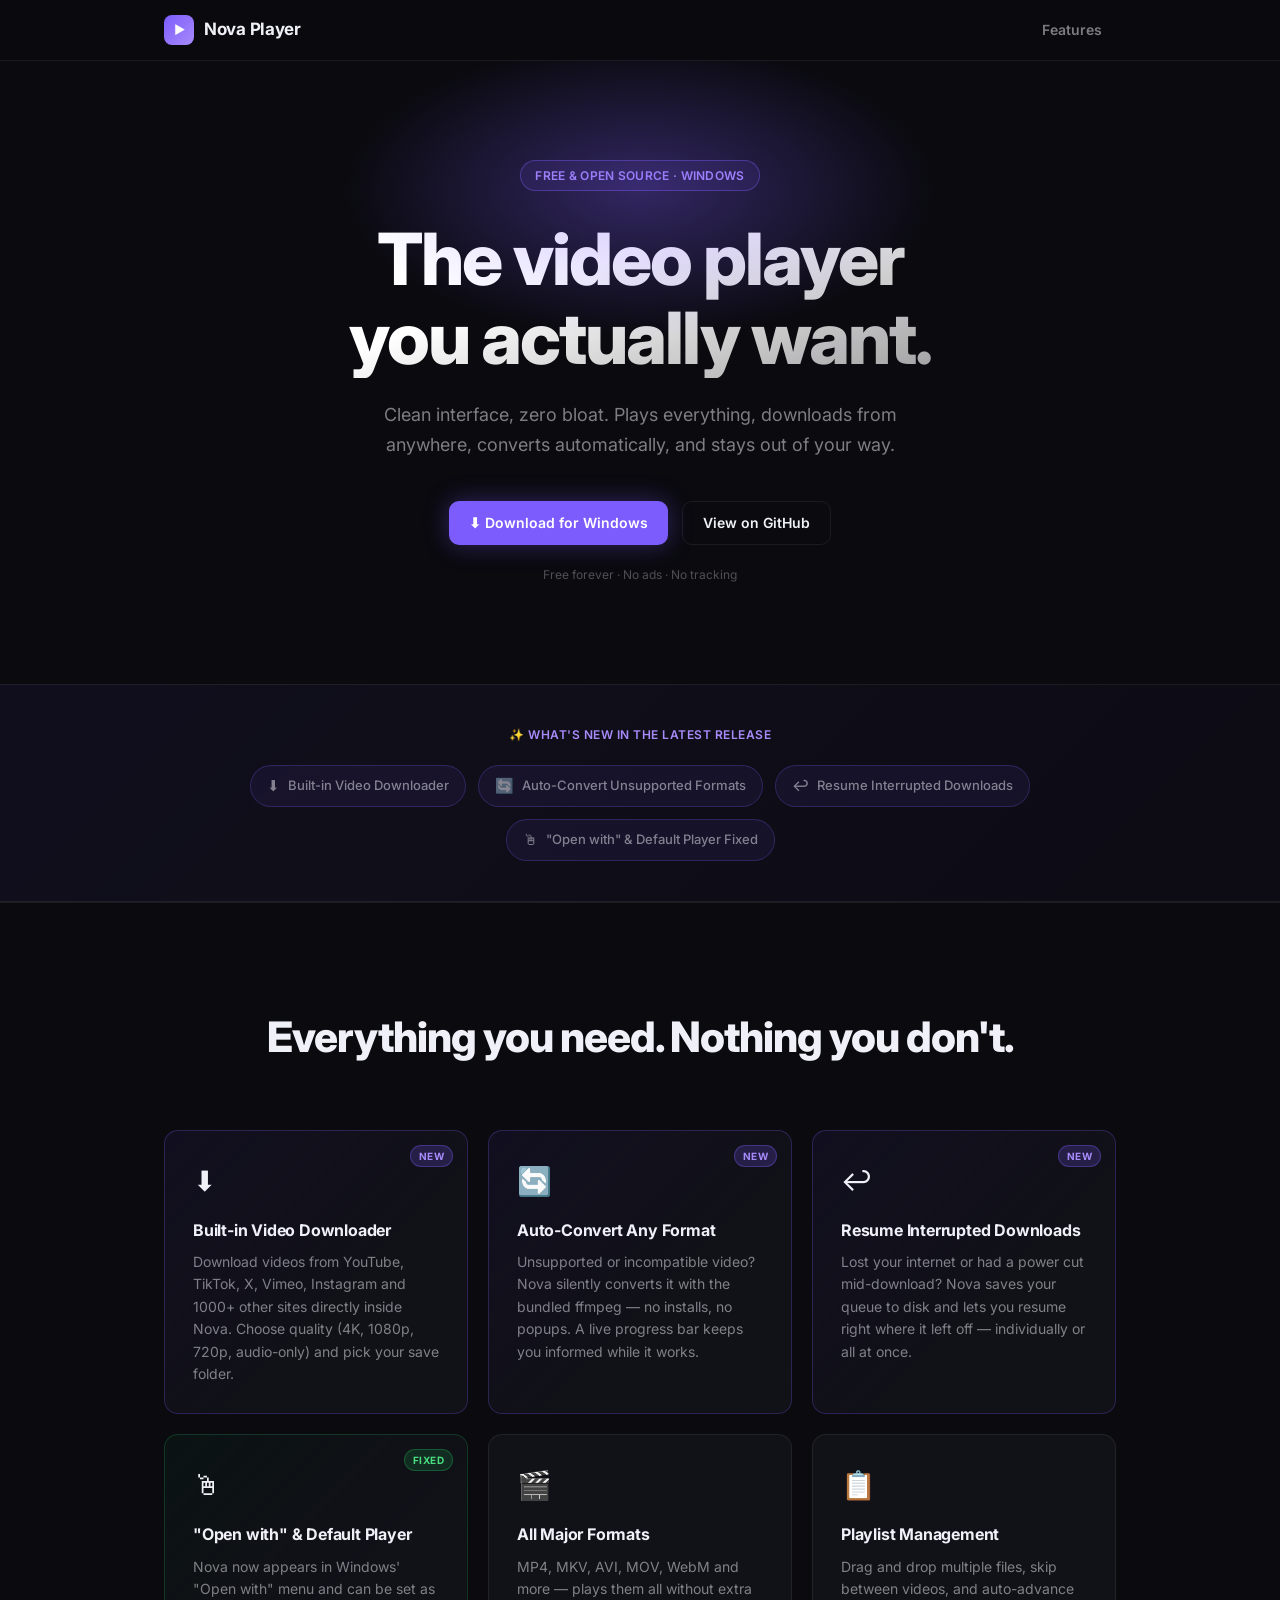
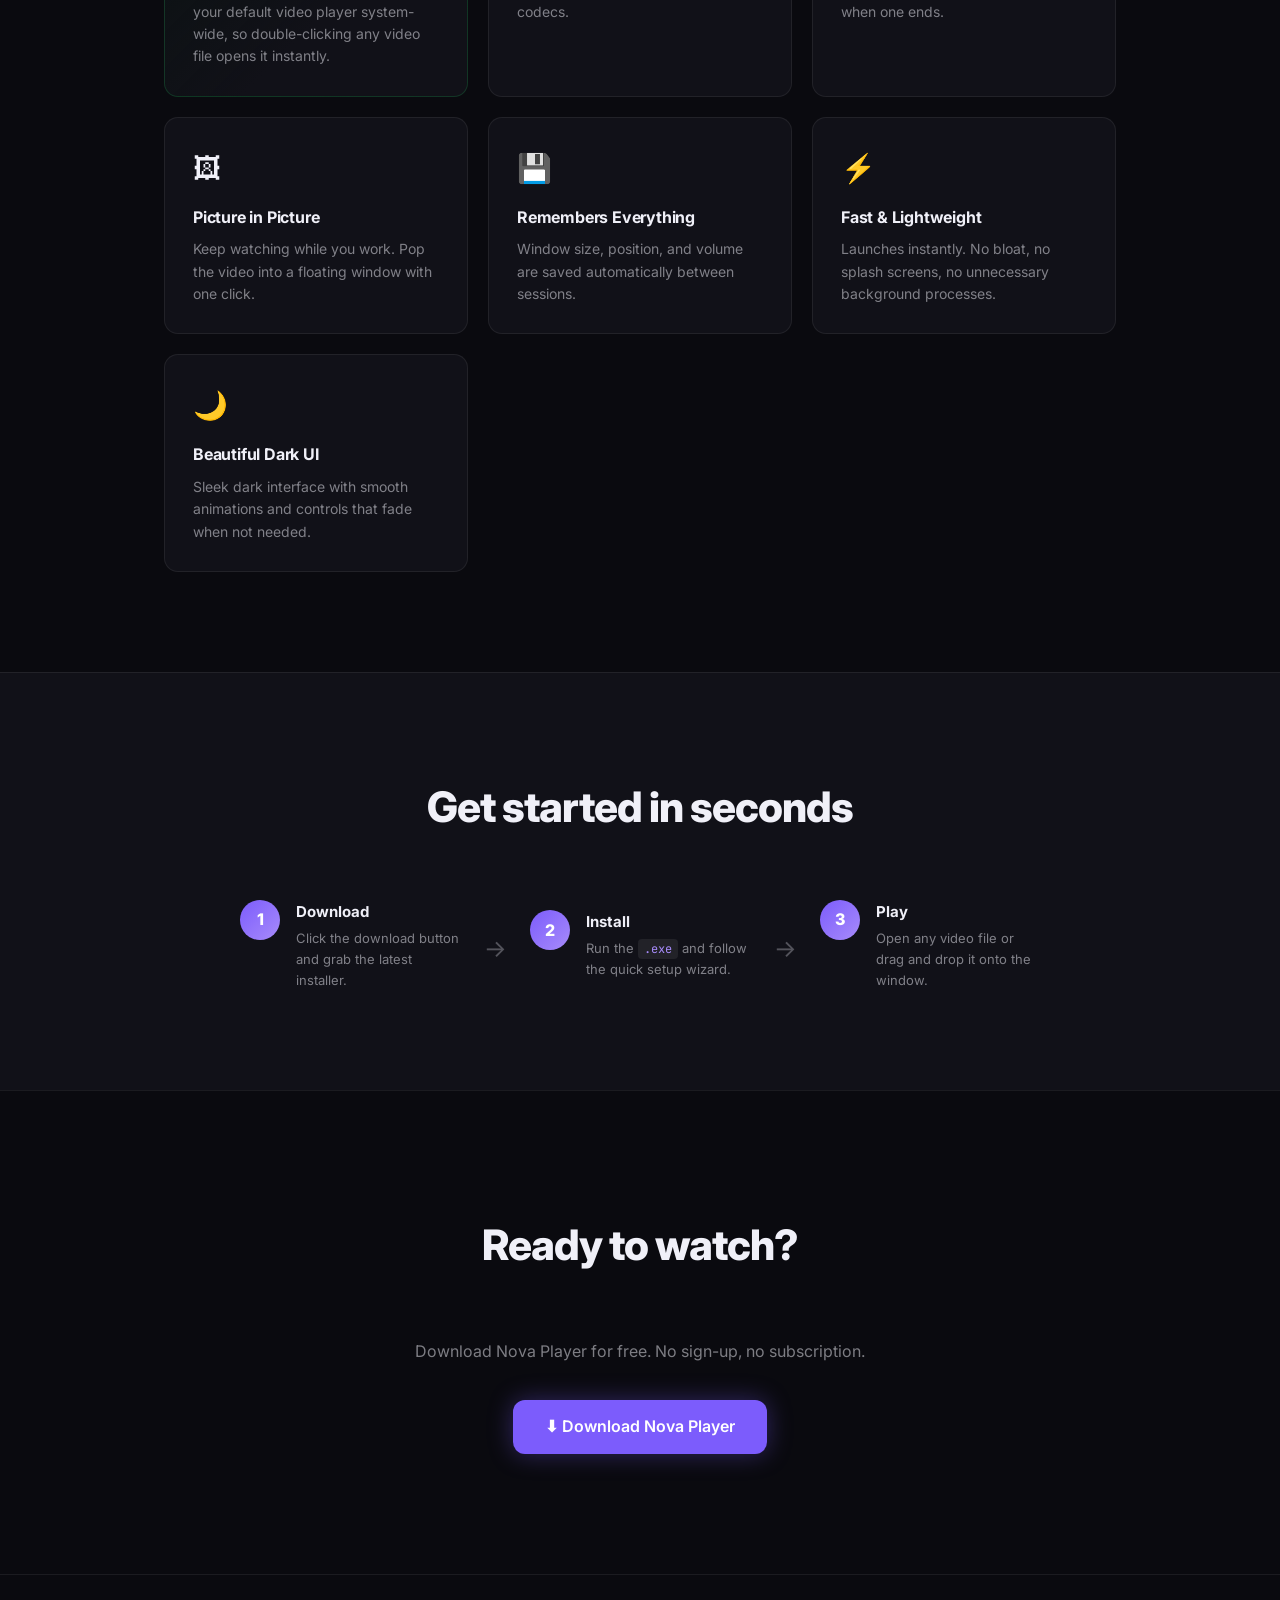
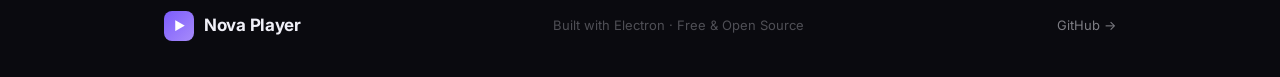
<file: index.html>
<!DOCTYPE html>
<html lang="en">
<head>
  <meta charset="UTF-8" />
  <meta name="viewport" content="width=device-width, initial-scale=1.0" />
  <title>Nova Player — Minimal Video Player for Windows</title>
  <meta name="description" content="Nova Player is a clean, minimal video player for Windows. Supports all major formats, built-in video downloader, auto-convert, playlist management, and picture-in-picture." />
  <meta property="og:title" content="Nova Player — Minimal Video Player for Windows" />
  <meta property="og:description" content="A clean, fast, minimal video player for Windows with built-in downloader, auto-convert, playlist support and a beautiful dark UI." />
  <meta property="og:type" content="website" />
  <link rel="preconnect" href="https://fonts.googleapis.com" />
  <link rel="preconnect" href="https://fonts.gstatic.com" crossorigin />
  <link href="https://fonts.googleapis.com/css2?family=Inter:wght@400;500;600;700;800&family=JetBrains+Mono:wght@500&display=swap" rel="stylesheet" />
  <link rel="stylesheet" href="style.css" />
</head>
<body>

  <!-- Nav -->
  <nav>
    <div class="nav-inner">
      <div class="logo">
        <div class="logo-icon">▶</div>
        <span>Nova Player</span>
      </div>
      <a class="btn btn-ghost" href="#features">Features</a>
    </div>
  </nav>

  <!-- Hero -->
  <section class="hero">
    <div class="hero-glow"></div>
    <div class="container">
      <div class="badge">Free &amp; Open Source · Windows</div>
      <h1>The video player<br />you actually want.</h1>
      <p class="hero-sub">Clean interface, zero bloat. Plays everything, downloads from anywhere, converts automatically, and stays out of your way.</p>
      <div class="hero-actions">
        <a class="btn btn-primary" href="https://github.com/abduljamilafghan121-cell/Nova-video-player/releases/latest" target="_blank">
          ⬇ Download for Windows
        </a>
        <a class="btn btn-outline" href="https://github.com/abduljamilafghan121-cell/Nova-video-player" target="_blank">
          View on GitHub
        </a>
      </div>
      <p class="hero-note">Free forever · No ads · No tracking</p>
    </div>
  </section>

  <!-- What's New Banner -->
  <section class="whats-new">
    <div class="container">
      <p class="whats-new-label">✨ What's new in the latest release</p>
      <div class="new-grid">
        <div class="new-item">
          <span class="new-icon">⬇</span>
          <span>Built-in Video Downloader</span>
        </div>
        <div class="new-item">
          <span class="new-icon">🔄</span>
          <span>Auto-Convert Unsupported Formats</span>
        </div>
        <div class="new-item">
          <span class="new-icon">↩</span>
          <span>Resume Interrupted Downloads</span>
        </div>
        <div class="new-item">
          <span class="new-icon">🖱</span>
          <span>"Open with" &amp; Default Player Fixed</span>
        </div>
      </div>
    </div>
  </section>

  <!-- Features -->
  <section class="features" id="features">
    <div class="container">
      <h2>Everything you need. Nothing you don't.</h2>
      <div class="feature-grid">

        <div class="feature-card feature-card--new">
          <div class="feature-new-tag">New</div>
          <div class="feature-icon">⬇</div>
          <h3>Built-in Video Downloader</h3>
          <p>Download videos from YouTube, TikTok, X, Vimeo, Instagram and 1000+ other sites directly inside Nova. Choose quality (4K, 1080p, 720p, audio-only) and pick your save folder.</p>
        </div>

        <div class="feature-card feature-card--new">
          <div class="feature-new-tag">New</div>
          <div class="feature-icon">🔄</div>
          <h3>Auto-Convert Any Format</h3>
          <p>Unsupported or incompatible video? Nova silently converts it with the bundled ffmpeg — no installs, no popups. A live progress bar keeps you informed while it works.</p>
        </div>

        <div class="feature-card feature-card--new">
          <div class="feature-new-tag">New</div>
          <div class="feature-icon">↩</div>
          <h3>Resume Interrupted Downloads</h3>
          <p>Lost your internet or had a power cut mid-download? Nova saves your queue to disk and lets you resume right where it left off — individually or all at once.</p>
        </div>

        <div class="feature-card feature-card--fixed">
          <div class="feature-new-tag feature-fixed-tag">Fixed</div>
          <div class="feature-icon">🖱</div>
          <h3>"Open with" &amp; Default Player</h3>
          <p>Nova now appears in Windows' "Open with" menu and can be set as your default video player system-wide, so double-clicking any video file opens it instantly.</p>
        </div>

        <div class="feature-card">
          <div class="feature-icon">🎬</div>
          <h3>All Major Formats</h3>
          <p>MP4, MKV, AVI, MOV, WebM and more — plays them all without extra codecs.</p>
        </div>

        <div class="feature-card">
          <div class="feature-icon">📋</div>
          <h3>Playlist Management</h3>
          <p>Drag and drop multiple files, skip between videos, and auto-advance when one ends.</p>
        </div>

        <div class="feature-card">
          <div class="feature-icon">🖼</div>
          <h3>Picture in Picture</h3>
          <p>Keep watching while you work. Pop the video into a floating window with one click.</p>
        </div>

        <div class="feature-card">
          <div class="feature-icon">💾</div>
          <h3>Remembers Everything</h3>
          <p>Window size, position, and volume are saved automatically between sessions.</p>
        </div>

        <div class="feature-card">
          <div class="feature-icon">⚡</div>
          <h3>Fast &amp; Lightweight</h3>
          <p>Launches instantly. No bloat, no splash screens, no unnecessary background processes.</p>
        </div>

        <div class="feature-card">
          <div class="feature-icon">🌙</div>
          <h3>Beautiful Dark UI</h3>
          <p>Sleek dark interface with smooth animations and controls that fade when not needed.</p>
        </div>

      </div>
    </div>
  </section>

  <!-- How to install -->
  <section class="install">
    <div class="container">
      <h2>Get started in seconds</h2>
      <div class="steps">
        <div class="step">
          <div class="step-num">1</div>
          <div class="step-text">
            <h3>Download</h3>
            <p>Click the download button and grab the latest installer.</p>
          </div>
        </div>
        <div class="step-arrow">→</div>
        <div class="step">
          <div class="step-num">2</div>
          <div class="step-text">
            <h3>Install</h3>
            <p>Run the <code>.exe</code> and follow the quick setup wizard.</p>
          </div>
        </div>
        <div class="step-arrow">→</div>
        <div class="step">
          <div class="step-num">3</div>
          <div class="step-text">
            <h3>Play</h3>
            <p>Open any video file or drag and drop it onto the window.</p>
          </div>
        </div>
      </div>
    </div>
  </section>

  <!-- CTA -->
  <section class="cta">
    <div class="container">
      <h2>Ready to watch?</h2>
      <p>Download Nova Player for free. No sign-up, no subscription.</p>
      <a class="btn btn-primary btn-lg" href="https://github.com/abduljamilafghan121-cell/Nova-video-player/releases/latest" target="_blank">
        ⬇ Download Nova Player
      </a>
    </div>
  </section>

  <!-- Footer -->
  <footer>
    <div class="container">
      <div class="footer-inner">
        <div class="logo">
          <div class="logo-icon">▶</div>
          <span>Nova Player</span>
        </div>
        <p>Built with Electron · Free &amp; Open Source</p>
        <a href="https://github.com/abduljamilafghan121-cell/Nova-video-player" target="_blank">GitHub →</a>
      </div>
    </div>
  </footer>

</body>
</html>
</file>
<file: style.css>
*, *::before, *::after { box-sizing: border-box; margin: 0; padding: 0; }

:root {
  --bg: #0a0a0f;
  --bg2: #111118;
  --bg3: #16161f;
  --border: rgba(255,255,255,0.07);
  --primary: #7c5cfc;
  --primary-glow: rgba(124,92,252,0.35);
  --text: #f0f0f8;
  --text-muted: rgba(240,240,248,0.5);
  --text-faint: rgba(240,240,248,0.3);
  --radius: 14px;
}

html { scroll-behavior: smooth; }

body {
  font-family: 'Inter', sans-serif;
  background: var(--bg);
  color: var(--text);
  line-height: 1.6;
  -webkit-font-smoothing: antialiased;
}

.container {
  max-width: 1000px;
  margin: 0 auto;
  padding: 0 24px;
}

/* NAV */
nav {
  position: fixed;
  top: 0; left: 0; right: 0;
  z-index: 100;
  border-bottom: 1px solid var(--border);
  background: rgba(10,10,15,0.85);
  backdrop-filter: blur(16px);
}
.nav-inner {
  max-width: 1000px;
  margin: 0 auto;
  padding: 0 24px;
  height: 60px;
  display: flex;
  align-items: center;
  justify-content: space-between;
}
.logo {
  display: flex;
  align-items: center;
  gap: 10px;
  font-weight: 700;
  font-size: 17px;
  letter-spacing: -0.3px;
  text-decoration: none;
  color: var(--text);
}
.logo-icon {
  width: 30px; height: 30px;
  background: linear-gradient(135deg, var(--primary), #a78bfa);
  border-radius: 8px;
  display: flex;
  align-items: center;
  justify-content: center;
  font-size: 12px;
  color: white;
}

/* BUTTONS */
.btn {
  display: inline-flex;
  align-items: center;
  gap: 8px;
  padding: 10px 20px;
  border-radius: 10px;
  font-size: 14px;
  font-weight: 600;
  text-decoration: none;
  transition: all 0.18s ease;
  cursor: pointer;
  border: none;
  white-space: nowrap;
}
.btn-primary {
  background: var(--primary);
  color: #fff;
  box-shadow: 0 0 24px var(--primary-glow);
}
.btn-primary:hover {
  background: #8f6dff;
  box-shadow: 0 0 36px var(--primary-glow);
  transform: translateY(-1px);
}
.btn-outline {
  background: transparent;
  color: var(--text);
  border: 1px solid var(--border);
}
.btn-outline:hover {
  background: var(--bg3);
  border-color: rgba(255,255,255,0.15);
}
.btn-ghost {
  background: transparent;
  color: var(--text-muted);
  padding: 8px 14px;
}
.btn-ghost:hover { color: var(--text); }
.btn-lg {
  padding: 14px 32px;
  font-size: 16px;
  border-radius: 12px;
}

/* HERO */
.hero {
  position: relative;
  padding: 160px 0 100px;
  text-align: center;
  overflow: hidden;
}
.hero-glow {
  position: absolute;
  top: 40px; left: 50%;
  transform: translateX(-50%);
  width: 600px; height: 300px;
  background: radial-gradient(ellipse, var(--primary-glow) 0%, transparent 70%);
  pointer-events: none;
}
.badge {
  display: inline-block;
  padding: 5px 14px;
  border-radius: 100px;
  border: 1px solid rgba(124,92,252,0.4);
  background: rgba(124,92,252,0.1);
  color: #a78bfa;
  font-size: 12px;
  font-weight: 600;
  letter-spacing: 0.3px;
  text-transform: uppercase;
  margin-bottom: 28px;
}
.hero h1 {
  font-size: clamp(40px, 7vw, 72px);
  font-weight: 800;
  line-height: 1.1;
  letter-spacing: -2px;
  margin-bottom: 22px;
  background: linear-gradient(160deg, #fff 40%, rgba(255,255,255,0.5));
  -webkit-background-clip: text;
  -webkit-text-fill-color: transparent;
  background-clip: text;
}
.hero-sub {
  font-size: 18px;
  color: var(--text-muted);
  max-width: 560px;
  margin: 0 auto 40px;
  line-height: 1.7;
}
.hero-actions {
  display: flex;
  gap: 14px;
  justify-content: center;
  flex-wrap: wrap;
  margin-bottom: 20px;
}
.hero-note {
  font-size: 12px;
  color: var(--text-faint);
}

/* WHAT'S NEW BANNER */
.whats-new {
  padding: 40px 0;
  border-top: 1px solid var(--border);
  border-bottom: 1px solid var(--border);
  background: linear-gradient(135deg, rgba(124,92,252,0.06) 0%, rgba(124,92,252,0.02) 100%);
}
.whats-new-label {
  text-align: center;
  font-size: 12px;
  font-weight: 600;
  color: #a78bfa;
  text-transform: uppercase;
  letter-spacing: 0.5px;
  margin-bottom: 20px;
}
.new-grid {
  display: flex;
  flex-wrap: wrap;
  justify-content: center;
  gap: 12px;
}
.new-item {
  display: flex;
  align-items: center;
  gap: 8px;
  padding: 8px 16px;
  border-radius: 100px;
  border: 1px solid rgba(124,92,252,0.25);
  background: rgba(124,92,252,0.08);
  font-size: 13px;
  font-weight: 500;
  color: var(--text-muted);
  white-space: nowrap;
}
.new-icon {
  font-size: 15px;
}

/* FEATURES */
.features {
  padding: 100px 0;
  border-top: 1px solid var(--border);
}
.features h2, .install h2, .cta h2 {
  font-size: clamp(28px, 4vw, 42px);
  font-weight: 800;
  letter-spacing: -1px;
  text-align: center;
  margin-bottom: 60px;
}
.feature-grid {
  display: grid;
  grid-template-columns: repeat(auto-fill, minmax(280px, 1fr));
  gap: 20px;
}
.feature-card {
  position: relative;
  background: var(--bg2);
  border: 1px solid var(--border);
  border-radius: var(--radius);
  padding: 28px;
  transition: border-color 0.18s, transform 0.18s;
}
.feature-card:hover {
  border-color: rgba(124,92,252,0.4);
  transform: translateY(-3px);
}
.feature-card--new {
  border-color: rgba(124,92,252,0.25);
  background: linear-gradient(135deg, rgba(124,92,252,0.07) 0%, var(--bg2) 60%);
}
.feature-card--fixed {
  border-color: rgba(34,197,94,0.2);
  background: linear-gradient(135deg, rgba(34,197,94,0.05) 0%, var(--bg2) 60%);
}
.feature-new-tag {
  position: absolute;
  top: 14px; right: 14px;
  padding: 2px 8px;
  border-radius: 100px;
  background: rgba(124,92,252,0.2);
  border: 1px solid rgba(124,92,252,0.35);
  color: #a78bfa;
  font-size: 10px;
  font-weight: 700;
  text-transform: uppercase;
  letter-spacing: 0.5px;
}
.feature-fixed-tag {
  background: rgba(34,197,94,0.15);
  border-color: rgba(34,197,94,0.3);
  color: #4ade80;
}
.feature-icon {
  font-size: 28px;
  margin-bottom: 14px;
}
.feature-card h3 {
  font-size: 16px;
  font-weight: 700;
  margin-bottom: 8px;
  letter-spacing: -0.2px;
}
.feature-card p {
  font-size: 14px;
  color: var(--text-muted);
  line-height: 1.6;
}

/* INSTALL */
.install {
  padding: 100px 0;
  border-top: 1px solid var(--border);
  background: var(--bg2);
}
.steps {
  display: flex;
  align-items: center;
  justify-content: center;
  gap: 24px;
  flex-wrap: wrap;
}
.step {
  display: flex;
  align-items: flex-start;
  gap: 16px;
  max-width: 220px;
}
.step-num {
  width: 40px; height: 40px;
  border-radius: 50%;
  background: linear-gradient(135deg, var(--primary), #a78bfa);
  display: flex;
  align-items: center;
  justify-content: center;
  font-weight: 800;
  font-size: 16px;
  flex-shrink: 0;
  color: white;
}
.step-text h3 {
  font-size: 15px;
  font-weight: 700;
  margin-bottom: 4px;
}
.step-text p {
  font-size: 13px;
  color: var(--text-muted);
}
.step-arrow {
  font-size: 24px;
  color: var(--text-faint);
  padding-top: 8px;
}
code {
  font-family: 'JetBrains Mono', monospace;
  font-size: 12px;
  background: rgba(255,255,255,0.07);
  padding: 2px 6px;
  border-radius: 4px;
  color: #a78bfa;
}

/* CTA */
.cta {
  padding: 120px 0;
  text-align: center;
  border-top: 1px solid var(--border);
}
.cta p {
  color: var(--text-muted);
  margin-bottom: 36px;
  font-size: 16px;
}

/* FOOTER */
footer {
  border-top: 1px solid var(--border);
  padding: 36px 0;
}
.footer-inner {
  display: flex;
  align-items: center;
  justify-content: space-between;
  flex-wrap: wrap;
  gap: 12px;
}
footer p {
  font-size: 13px;
  color: var(--text-faint);
}
footer a {
  font-size: 13px;
  color: var(--text-muted);
  text-decoration: none;
  transition: color 0.15s;
}
footer a:hover { color: var(--text); }

@media (max-width: 600px) {
  .hero { padding: 120px 0 80px; }
  .step-arrow { display: none; }
  .steps { gap: 32px; }
  .footer-inner { flex-direction: column; text-align: center; }
  .new-grid { flex-direction: column; align-items: center; }
}
</file>
